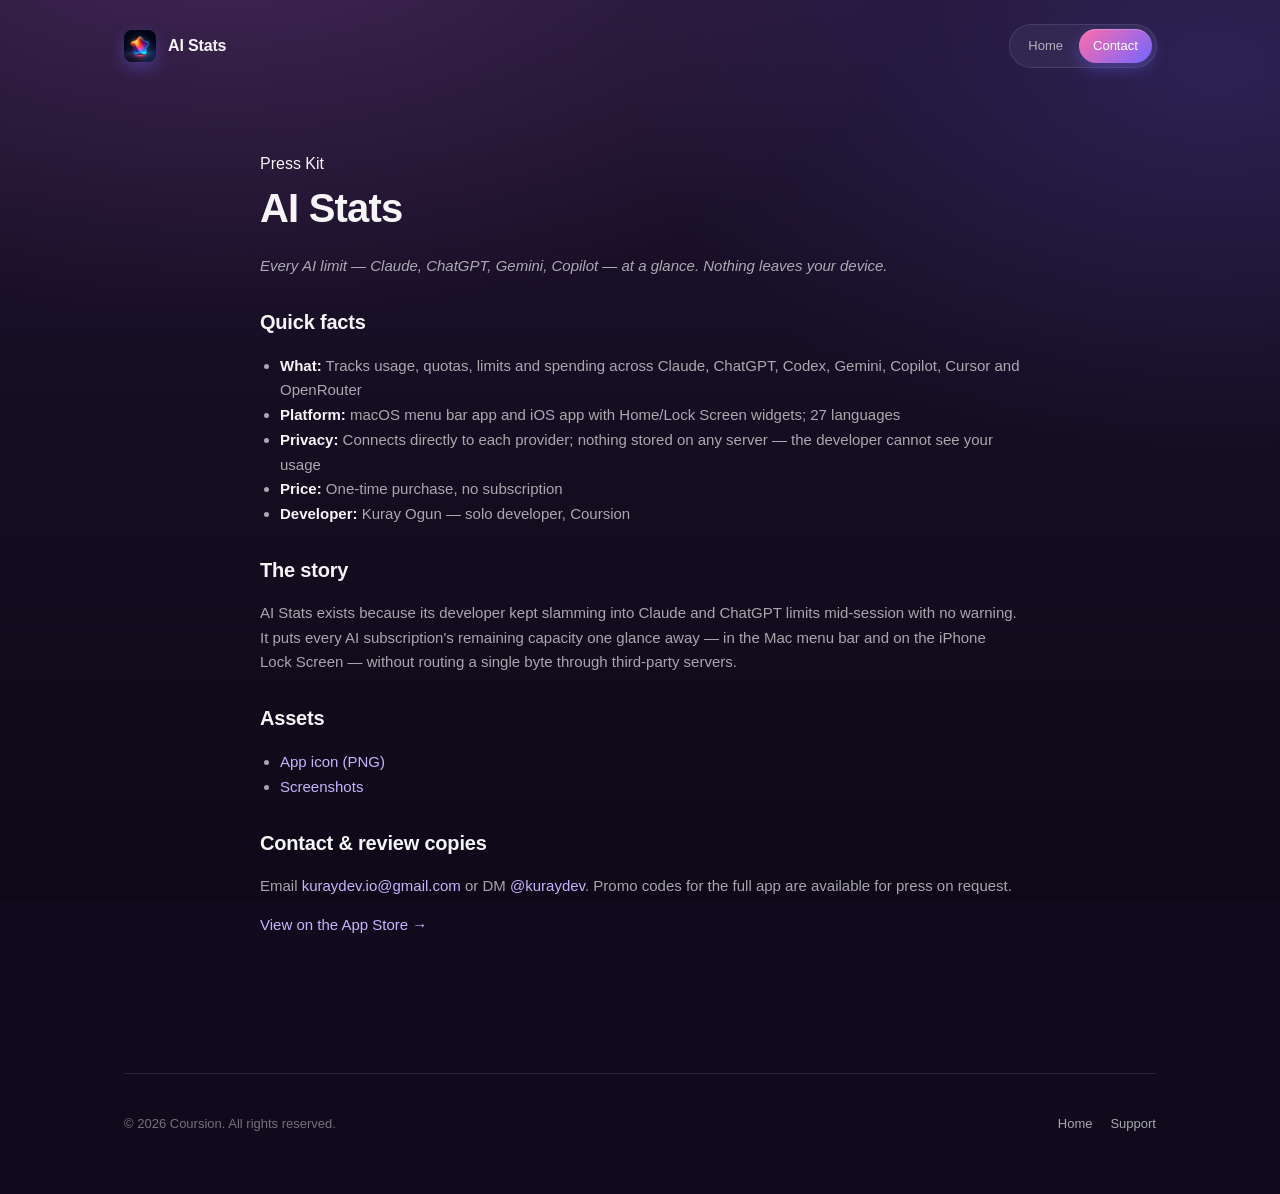
<file: press.html>
<!doctype html>
<html lang="en">
<head>
  <meta charset="utf-8" />
  <meta name="viewport" content="width=device-width, initial-scale=1" />
  <title>Press Kit — AI Stats</title>
  <meta name="description" content="Press kit for AI Stats: Every AI limit — Claude, ChatGPT, Gemini, Copilot — at a glance. Nothing leaves your device." />
  <link rel="icon" type="image/png" href="icon.png" />
  <link rel="stylesheet" href="styles.css" />
  <meta name="theme-color" content="#0E1224" />
</head>
<body>
  <div class="container">
    <nav class="nav">
      <a class="nav-brand" href="index.html" style="color:inherit;">
        <img class="brand-icon" src="icon.png" alt="" />
        <span>AI Stats</span>
      </a>
      <div class="nav-links">
        <a href="index.html">Home</a>
        <a href="mailto:kuraydev.io@gmail.com" class="nav-cta">Contact</a>
      </div>
    </nav>

    <main class="prose-page">
      <article class="prose">
      <div class="section-label">Press Kit</div>
      <h1>AI Stats</h1>
      <p><em>Every AI limit — Claude, ChatGPT, Gemini, Copilot — at a glance. Nothing leaves your device.</em></p>

      <h2>Quick facts</h2>
      <ul>
        <li><strong>What:</strong> Tracks usage, quotas, limits and spending across Claude, ChatGPT, Codex, Gemini, Copilot, Cursor and OpenRouter</li>
        <li><strong>Platform:</strong> macOS menu bar app and iOS app with Home/Lock Screen widgets; 27 languages</li>
        <li><strong>Privacy:</strong> Connects directly to each provider; nothing stored on any server — the developer cannot see your usage</li>
        <li><strong>Price:</strong> One-time purchase, no subscription</li>
        <li><strong>Developer:</strong> Kuray Ogun — solo developer, Coursion</li>
      </ul>

      <h2>The story</h2>
      <p>AI Stats exists because its developer kept slamming into Claude and ChatGPT limits mid-session with no warning. It puts every AI subscription's remaining capacity one glance away — in the Mac menu bar and on the iPhone Lock Screen — without routing a single byte through third-party servers.</p>

      <h2>Assets</h2>
      <ul>
        <li><a href="icon@2x.png" download>App icon (PNG)</a></li>
        <li><a href="screenshots/" download>Screenshots</a></li>
      </ul>

      <h2>Contact &amp; review copies</h2>
      <p>
        Email <a href="mailto:kuraydev.io@gmail.com">kuraydev.io@gmail.com</a> or DM
        <a href="https://x.com/kuraydev" target="_blank" rel="noopener">@kuraydev</a>.
        Promo codes for the full app are available for press on request.
      </p>
      <p><a href="https://apps.apple.com/app/id6762005507">View on the App Store →</a></p>
    </article>

    </main>

    <footer>
      <div class="footer-row">
        <div>© <span id="year">2026</span> Coursion. All rights reserved.</div>
        <div class="footer-links">
          <a href="index.html">Home</a>
          <a href="mailto:kuraydev.io@gmail.com">Support</a>
        </div>
      </div>
    </footer>
  </div>

  <script>
    document.getElementById('year').textContent = new Date().getFullYear();
  </script>
</body>
</html>
</file>
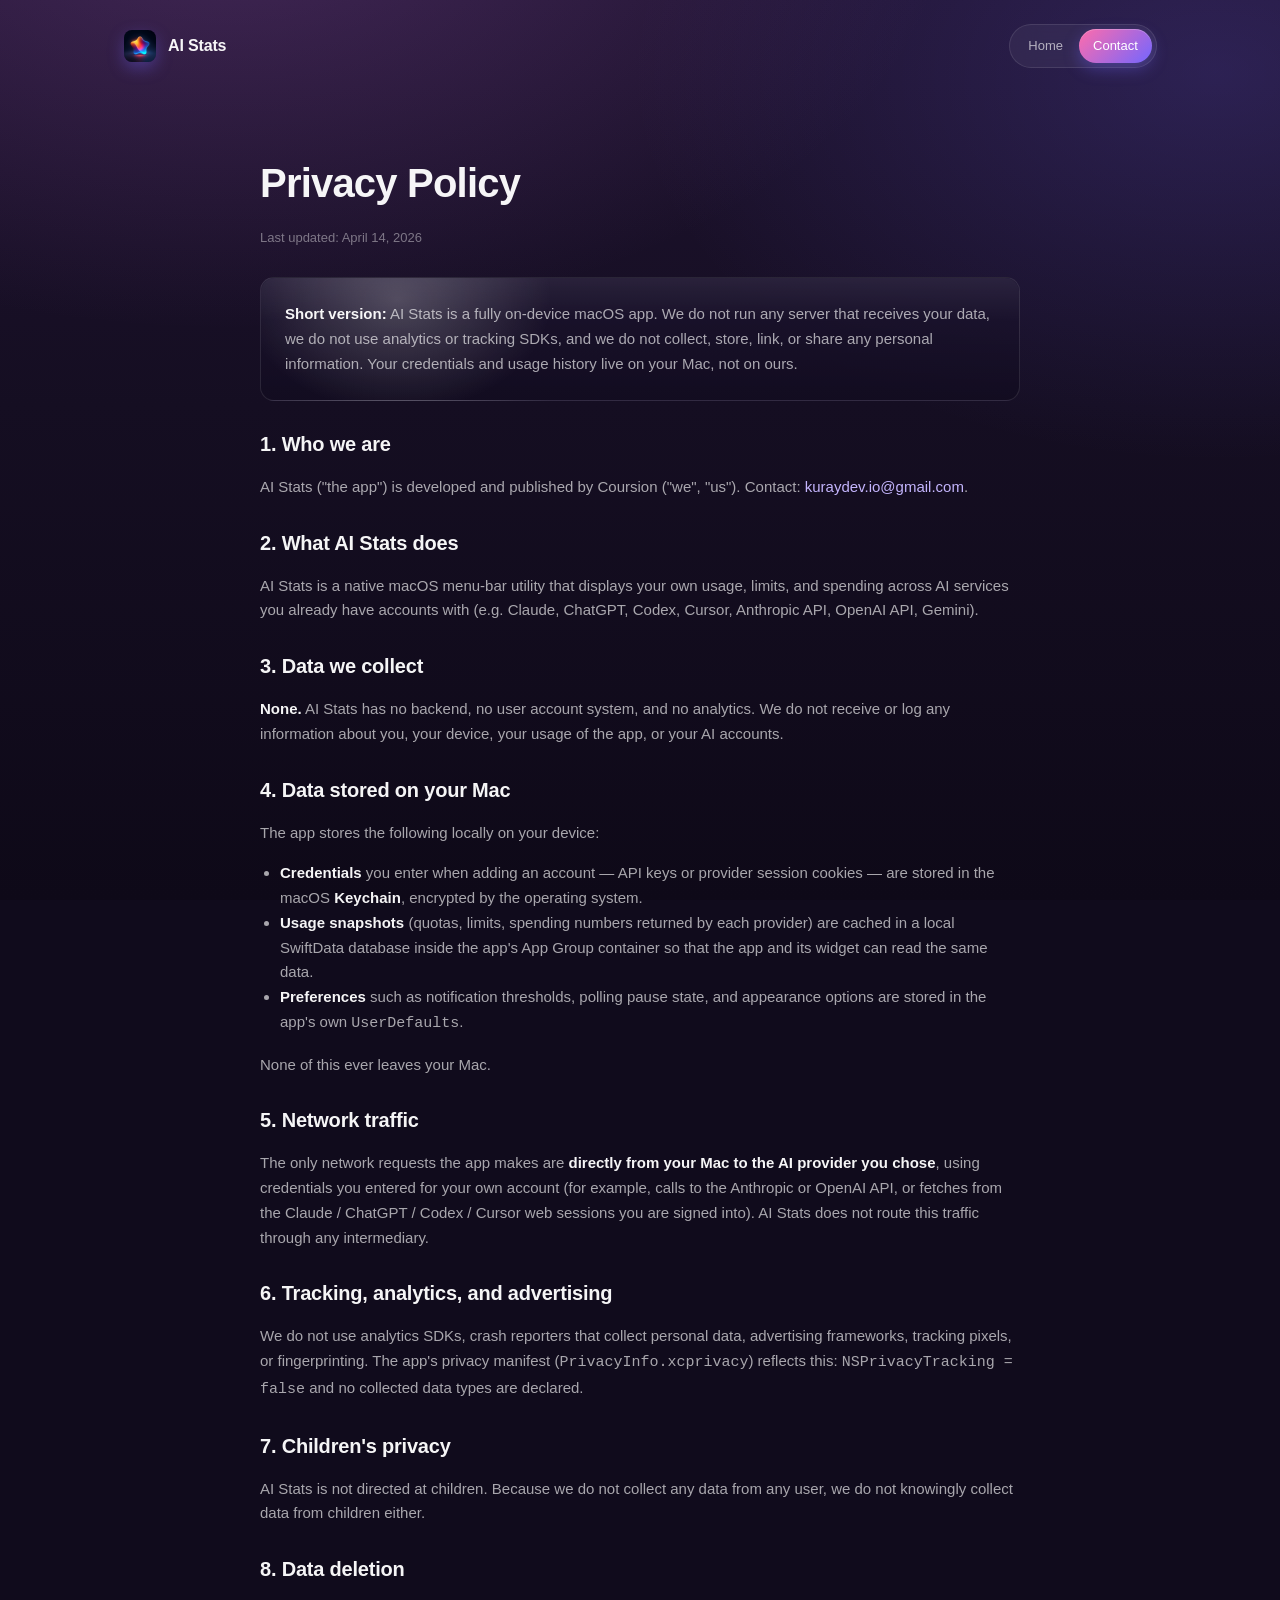
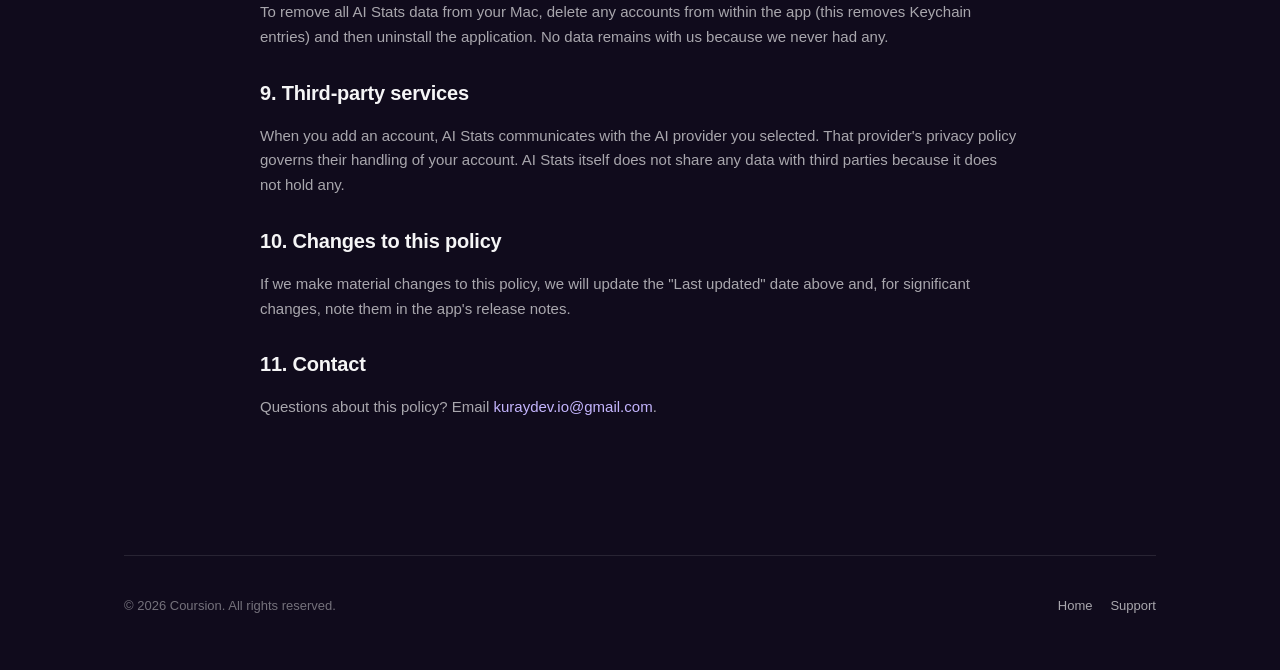
<file: privacy.html>
<!DOCTYPE html>
<html lang="en">
<head>
  <meta charset="UTF-8" />
  <meta name="viewport" content="width=device-width, initial-scale=1.0" />
  <title>Privacy Policy — AI Stats</title>
  <meta name="description" content="AI Stats is a 100% on-device macOS app. We don't run a server, don't collect personal data, and don't use analytics or tracking." />
  <meta name="theme-color" content="#100B1C" />
  <link rel="stylesheet" href="styles.css" />
  <link rel="icon" type="image/png" sizes="64x64" href="favicon.png" />
  <link rel="apple-touch-icon" href="icon.png" />
  <script defer src="https://polaris-backend-489776622782.europe-west1.run.app/api/v1/analytics/t.js" data-site="aistats.coursion.studio"></script>
</head>
<body>
  <div class="container">
    <nav class="nav">
      <a class="nav-brand" href="index.html" style="color:inherit;">
        <img class="brand-icon" src="icon.png" alt="" />
        <span>AI Stats</span>
      </a>
      <div class="nav-links">
        <a href="index.html">Home</a>
        <a href="mailto:kuraydev.io@gmail.com" class="nav-cta">Contact</a>
      </div>
    </nav>

    <main class="prose-page">
      <article class="prose">
        <h1>Privacy Policy</h1>
        <p class="updated">Last updated: <time datetime="2026-04-14">April 14, 2026</time></p>

        <div class="card">
          <p><strong>Short version:</strong> AI Stats is a fully on-device macOS app. We do not run any server that receives your data, we do not use analytics or tracking SDKs, and we do not collect, store, link, or share any personal information. Your credentials and usage history live on your Mac, not on ours.</p>
        </div>

        <h2>1. Who we are</h2>
        <p>AI Stats ("the app") is developed and published by Coursion ("we", "us"). Contact: <a href="mailto:kuraydev.io@gmail.com">kuraydev.io@gmail.com</a>.</p>

        <h2>2. What AI Stats does</h2>
        <p>AI Stats is a native macOS menu-bar utility that displays your own usage, limits, and spending across AI services you already have accounts with (e.g. Claude, ChatGPT, Codex, Cursor, Anthropic API, OpenAI API, Gemini).</p>

        <h2>3. Data we collect</h2>
        <p><strong>None.</strong> AI Stats has no backend, no user account system, and no analytics. We do not receive or log any information about you, your device, your usage of the app, or your AI accounts.</p>

        <h2>4. Data stored on your Mac</h2>
        <p>The app stores the following locally on your device:</p>
        <ul>
          <li><strong>Credentials</strong> you enter when adding an account — API keys or provider session cookies — are stored in the macOS <strong>Keychain</strong>, encrypted by the operating system.</li>
          <li><strong>Usage snapshots</strong> (quotas, limits, spending numbers returned by each provider) are cached in a local SwiftData database inside the app's App Group container so that the app and its widget can read the same data.</li>
          <li><strong>Preferences</strong> such as notification thresholds, polling pause state, and appearance options are stored in the app's own <code>UserDefaults</code>.</li>
        </ul>
        <p>None of this ever leaves your Mac.</p>

        <h2>5. Network traffic</h2>
        <p>The only network requests the app makes are <strong>directly from your Mac to the AI provider you chose</strong>, using credentials you entered for your own account (for example, calls to the Anthropic or OpenAI API, or fetches from the Claude / ChatGPT / Codex / Cursor web sessions you are signed into). AI Stats does not route this traffic through any intermediary.</p>

        <h2>6. Tracking, analytics, and advertising</h2>
        <p>We do not use analytics SDKs, crash reporters that collect personal data, advertising frameworks, tracking pixels, or fingerprinting. The app's privacy manifest (<code>PrivacyInfo.xcprivacy</code>) reflects this: <code>NSPrivacyTracking = false</code> and no collected data types are declared.</p>

        <h2>7. Children's privacy</h2>
        <p>AI Stats is not directed at children. Because we do not collect any data from any user, we do not knowingly collect data from children either.</p>

        <h2>8. Data deletion</h2>
        <p>To remove all AI Stats data from your Mac, delete any accounts from within the app (this removes Keychain entries) and then uninstall the application. No data remains with us because we never had any.</p>

        <h2>9. Third-party services</h2>
        <p>When you add an account, AI Stats communicates with the AI provider you selected. That provider's privacy policy governs their handling of your account. AI Stats itself does not share any data with third parties because it does not hold any.</p>

        <h2>10. Changes to this policy</h2>
        <p>If we make material changes to this policy, we will update the "Last updated" date above and, for significant changes, note them in the app's release notes.</p>

        <h2>11. Contact</h2>
        <p>Questions about this policy? Email <a href="mailto:kuraydev.io@gmail.com">kuraydev.io@gmail.com</a>.</p>
      </article>
    </main>

    <footer>
      <div class="footer-row">
        <div>© <span id="year">2026</span> Coursion. All rights reserved.</div>
        <div class="footer-links">
          <a href="index.html">Home</a>
          <a href="mailto:kuraydev.io@gmail.com">Support</a>
        </div>
      </div>
    </footer>
  </div>

  <script>
    document.getElementById('year').textContent = new Date().getFullYear();
  </script>
</body>
</html>
</file>
<file: styles.css>
/* AI Stats — website theme. Mirrors AppTheme.swift / DESIGN-SYSTEM.md. */

:root {
  --bg-base: #100B1C;
  --bg-1: #1F1330;
  --bg-2: #150E22;
  --bg-3: #0E0918;
  --accent-1: #FF6CAB;
  --accent-2: #7366FF;
  --text-primary: rgba(255, 255, 255, 0.96);
  --text-secondary: rgba(255, 255, 255, 0.64);
  --text-muted: rgba(255, 255, 255, 0.42);
  --card-bg: rgba(255, 255, 255, 0.05);
  --card-bg-strong: rgba(255, 255, 255, 0.08);
  --card-border: rgba(255, 255, 255, 0.10);
  --card-border-strong: rgba(255, 255, 255, 0.18);
  --radius-lg: 20px;
  --radius-md: 14px;
  --radius-sm: 10px;
}

* { box-sizing: border-box; }

html {
  scroll-behavior: smooth;
  scroll-padding-top: 24px;
}

html, body {
  margin: 0;
  padding: 0;
  background: var(--bg-base);
  color: var(--text-primary);
  font-family: -apple-system, BlinkMacSystemFont, "SF Pro Display", "SF Pro Text", "Helvetica Neue", Arial, sans-serif;
  font-size: 16px;
  line-height: 1.55;
  -webkit-font-smoothing: antialiased;
  -moz-osx-font-smoothing: grayscale;
  text-rendering: optimizeLegibility;
}

body {
  min-height: 100vh;
  position: relative;
  overflow-x: hidden;
  background:
    radial-gradient(1200px 700px at 18% -10%, rgba(155, 89, 182, 0.28), transparent 60%),
    radial-gradient(900px 600px at 95% 8%, rgba(115, 102, 255, 0.18), transparent 65%),
    linear-gradient(180deg, var(--bg-1) 0%, var(--bg-2) 45%, var(--bg-3) 100%),
    var(--bg-base);
  background-attachment: fixed;
}

a { color: #C4B5FD; text-decoration: none; }
a:hover { color: #E9D5FF; }

/* ------------------------------------------------------------------ layout */

.container {
  max-width: 1080px;
  margin: 0 auto;
  padding: 0 24px;
}

.nav {
  display: flex;
  align-items: center;
  justify-content: space-between;
  padding: 24px 0 12px;
}

.nav-brand {
  display: flex;
  align-items: center;
  gap: 12px;
  font-weight: 600;
  font-size: 16px;
  letter-spacing: -0.01em;
}

.nav-links {
  display: inline-flex;
  align-items: center;
  gap: 2px;
  padding: 4px;
  background: var(--card-bg);
  border: 1px solid var(--card-border);
  border-radius: 999px;
  backdrop-filter: blur(14px);
  -webkit-backdrop-filter: blur(14px);
  font-size: 13px;
  font-weight: 500;
}
.nav-links a {
  color: var(--text-secondary);
  padding: 7px 14px;
  border-radius: 999px;
  transition: color 160ms ease, background 160ms ease, box-shadow 160ms ease;
}
.nav-links a:hover {
  color: var(--text-primary);
  background: rgba(255, 255, 255, 0.06);
}
.nav-links .nav-cta {
  color: white;
  background: linear-gradient(135deg, var(--accent-1), var(--accent-2));
  box-shadow: 0 6px 16px rgba(115, 102, 255, 0.35), inset 0 1px 0 rgba(255,255,255,0.22);
}
.nav-links .nav-cta:hover {
  color: white;
  background: linear-gradient(135deg, var(--accent-1), var(--accent-2));
  box-shadow: 0 10px 22px rgba(115, 102, 255, 0.45), inset 0 1px 0 rgba(255,255,255,0.28);
}

/* ------------------------------------------------------------------ icons */

.brand-icon {
  width: 32px;
  height: 32px;
  border-radius: 8px;
  box-shadow: 0 6px 16px rgba(115, 102, 255, 0.35);
  object-fit: cover;
  display: block;
}

.hero-app-icon {
  width: 140px;
  height: 140px;
  display: block;
  margin: 0 auto 20px;
  filter: drop-shadow(0 24px 60px rgba(115, 102, 255, 0.45)) drop-shadow(0 6px 18px rgba(0,0,0,0.4));
  object-fit: contain;
}

.feature-icon {
  width: 48px;
  height: 48px;
  border-radius: 14px;
  display: inline-flex;
  align-items: center;
  justify-content: center;
  position: relative;
  color: white;
  box-shadow: 0 10px 22px rgba(0,0,0,0.35);
}
.feature-icon svg {
  width: 28px;
  height: 28px;
  position: relative;
  z-index: 1;
  color: white;
  filter: drop-shadow(0 1px 0 rgba(0,0,0,0.22));
}

.provider-row {
  display: flex;
  gap: 8px;
  flex-wrap: wrap;
}
.provider-row img {
  width: 36px;
  height: 36px;
  border-radius: 9px;
  object-fit: cover;
  box-shadow: 0 4px 10px rgba(0,0,0,0.28);
  border: 1px solid rgba(255,255,255,0.08);
}
.feature-icon::before {
  content: "";
  position: absolute;
  inset: 0;
  border-radius: inherit;
  background: linear-gradient(180deg, rgba(255,255,255,0.25), rgba(255,255,255,0) 55%);
  mix-blend-mode: plus-lighter;
  pointer-events: none;
}
.feature-icon::after {
  content: "";
  position: absolute;
  inset: 0;
  border-radius: inherit;
  border: 1px solid rgba(255,255,255,0.22);
  pointer-events: none;
}

.g-pink-purple  { background: linear-gradient(135deg, #FF6CAB, #7366FF); }
.g-amber-orange { background: linear-gradient(135deg, #FBBF24, #F97316); }
.g-mint-emerald { background: linear-gradient(135deg, #34D399, #059669); }
.g-sky-blue     { background: linear-gradient(135deg, #60A5FA, #2563EB); }
.g-pink-magenta { background: linear-gradient(135deg, #F472B6, #DB2777); }
.g-lilac-indigo { background: linear-gradient(135deg, #A78BFA, #6366F1); }

/* ------------------------------------------------------------------ hero */

.hero {
  padding: 72px 0 48px;
  display: grid;
  grid-template-columns: minmax(0, 1.05fr) minmax(0, 1fr);
  align-items: center;
  gap: 48px;
}
.hero-copy { text-align: left; }
.hero-copy p { margin: 0 0 28px; max-width: 540px; }
.hero-copy .hero-app-icon { margin: 0 0 20px; }
.hero-copy .cta-row { justify-content: flex-start; }
.hero-copy .hero-meta { text-align: left; }

.hero-visual {
  position: relative;
  min-width: 0;
}
.hero-shot {
  display: block;
  /* Render at the image's native pixel size — never upscale. Small
   * screens still shrink it via the max-width: 100% fallback. */
  width: auto;
  height: auto;
  max-width: 100%;
  margin: 0 auto;
  filter:
    drop-shadow(0 30px 70px rgba(115, 102, 255, 0.35))
    drop-shadow(0 10px 24px rgba(0, 0, 0, 0.55));
}
.hero-shot-placeholder {
  aspect-ratio: 3 / 4;
  max-width: 420px;
  margin: 0 auto;
  border-radius: var(--radius-lg);
  background:
    radial-gradient(400px 240px at 30% 15%, rgba(155,89,182,0.35), transparent 70%),
    radial-gradient(380px 220px at 85% 20%, rgba(115,102,255,0.25), transparent 70%),
    linear-gradient(180deg, #1A1230, #0E0918);
  border: 1px solid var(--card-border);
  display: grid;
  place-items: center;
  padding: 24px;
  text-align: center;
  color: var(--text-muted);
  font-size: 13px;
}

@media (max-width: 900px) {
  .hero {
    grid-template-columns: 1fr;
    gap: 32px;
    text-align: center;
  }
  .hero-copy { text-align: center; }
  .hero-copy .hero-app-icon { margin: 0 auto 20px; }
  .hero-copy .cta-row { justify-content: center; }
  .hero-visual { order: 2; }
}

.hero-eyebrow {
  display: inline-flex;
  align-items: center;
  gap: 8px;
  padding: 6px 12px;
  background: var(--card-bg);
  border: 1px solid var(--card-border);
  border-radius: 999px;
  font-size: 12px;
  letter-spacing: 0.02em;
  color: var(--text-secondary);
  backdrop-filter: blur(10px);
  -webkit-backdrop-filter: blur(10px);
}
.hero-eyebrow .dot {
  width: 6px;
  height: 6px;
  border-radius: 50%;
  background: #34D399;
  box-shadow: 0 0 10px #34D399;
}

.hero h1 {
  font-size: clamp(40px, 6vw, 68px);
  line-height: 1.05;
  font-weight: 700;
  letter-spacing: -0.025em;
  margin: 20px 0 14px;
}
.hero h1 .grad {
  background: linear-gradient(135deg, var(--accent-1), var(--accent-2));
  -webkit-background-clip: text;
  background-clip: text;
  color: transparent;
}

.hero p {
  font-size: 18px;
  color: var(--text-secondary);
  max-width: 640px;
  margin: 0 auto 28px;
}

.cta-row {
  display: inline-flex;
  gap: 12px;
  flex-wrap: wrap;
  justify-content: center;
}

.btn {
  display: inline-flex;
  align-items: center;
  gap: 8px;
  padding: 12px 22px;
  border-radius: 12px;
  font-weight: 600;
  font-size: 14px;
  letter-spacing: 0.01em;
  border: 1px solid transparent;
  cursor: pointer;
  transition: transform 120ms ease, box-shadow 120ms ease, background 120ms ease;
  text-decoration: none;
}

.btn-primary {
  color: white;
  background: linear-gradient(135deg, var(--accent-1), var(--accent-2));
  box-shadow: 0 10px 28px rgba(115, 102, 255, 0.35), inset 0 1px 0 rgba(255,255,255,0.25);
  position: relative;
}
.btn-primary:hover { transform: translateY(-1px); box-shadow: 0 14px 34px rgba(115,102,255,0.45), inset 0 1px 0 rgba(255,255,255,0.3); }

.btn-ghost {
  color: var(--text-primary);
  background: var(--card-bg);
  border-color: var(--card-border);
  backdrop-filter: blur(10px);
  -webkit-backdrop-filter: blur(10px);
}
.btn-ghost:hover { background: var(--card-bg-strong); border-color: var(--card-border-strong); }

.hero-meta {
  margin-top: 16px;
  font-size: 12px;
  color: var(--text-muted);
}

/* ------------------------------------------------------------------ preview card */

.preview {
  margin: 48px auto 72px;
  max-width: 880px;
  border-radius: var(--radius-lg);
  padding: 18px;
  background: var(--card-bg);
  border: 1px solid var(--card-border);
  backdrop-filter: blur(14px);
  -webkit-backdrop-filter: blur(14px);
  box-shadow: 0 30px 80px rgba(0,0,0,0.45), inset 0 1px 0 rgba(255,255,255,0.08);
  position: relative;
  overflow: hidden;
}
.preview::before {
  content: "";
  position: absolute;
  inset: 0;
  border-radius: inherit;
  background: linear-gradient(180deg, rgba(255,255,255,0.10), rgba(255,255,255,0) 30%);
  pointer-events: none;
}
.preview-placeholder,
.media-placeholder {
  aspect-ratio: 16 / 9;
  border-radius: var(--radius-md);
  background:
    radial-gradient(400px 240px at 20% 10%, rgba(155,89,182,0.35), transparent 70%),
    radial-gradient(380px 220px at 85% 20%, rgba(115,102,255,0.25), transparent 70%),
    linear-gradient(180deg, #1A1230, #0E0918);
  border: 1px solid var(--card-border);
  display: grid;
  place-items: center;
  color: var(--text-muted);
  font-size: 13px;
  text-align: center;
  padding: 20px;
}
.preview-img {
  display: block;
  width: 100%;
  height: auto;
  border-radius: var(--radius-md);
  border: 1px solid var(--card-border);
  box-shadow: 0 20px 50px rgba(0,0,0,0.45);
}

/* ------------------------------------------------------------------ showcase */

.showcase { padding-top: 32px; }

.showcase-row {
  display: grid;
  grid-template-columns: 1fr 1.25fr;
  gap: 48px;
  align-items: center;
  margin-top: 48px;
}
.showcase-row.reverse { grid-template-columns: 1.25fr 1fr; }
.showcase-row.reverse .showcase-text  { order: 2; }
.showcase-row.reverse .showcase-media { order: 1; }

.showcase-kicker {
  text-transform: uppercase;
  letter-spacing: 0.14em;
  font-size: 11px;
  font-weight: 600;
  color: var(--accent-1);
  margin-bottom: 10px;
}
.showcase-text h3 {
  font-size: clamp(22px, 2.4vw, 28px);
  letter-spacing: -0.015em;
  margin: 0 0 10px;
  font-weight: 700;
}
.showcase-text p {
  color: var(--text-secondary);
  font-size: 15px;
  margin: 0;
  max-width: 520px;
}

/* No framing card — the screenshot sits directly on the page background
 * with just a soft drop-shadow. The earlier card treatment made every
 * image look like it was in a black bezel. */
.showcase-media {
  position: relative;
}
.showcase-media img {
  display: block;
  width: 100%;
  height: auto;
  border-radius: var(--radius-md);
  box-shadow: 0 24px 60px rgba(0, 0, 0, 0.45);
  /* Hint the browser to prefer crisp downscaling. */
  image-rendering: -webkit-optimize-contrast;
  transition: transform 220ms cubic-bezier(0.22, 1, 0.36, 1);
}
.showcase-media img:hover {
  transform: scale(1.015);
}
.showcase-media img:active {
  transform: scale(0.97);
  transition-duration: 80ms;
}
.showcase-media .media-placeholder {
  margin: 0;
}

@media (max-width: 760px) {
  .showcase-row,
  .showcase-row.reverse {
    grid-template-columns: 1fr;
    gap: 24px;
  }
  .showcase-row.reverse .showcase-text { order: 1; }
  .showcase-row.reverse .showcase-media { order: 2; }
}

/* Full-width "hero" showcase block — copy stacked above a wide screenshot. */
.showcase-hero {
  margin: 48px 0;
  text-align: left;
}
.showcase-hero h3 {
  font-size: clamp(22px, 2.6vw, 30px);
  letter-spacing: -0.015em;
  margin: 0 0 10px;
  font-weight: 700;
}
.showcase-hero p {
  color: var(--text-secondary);
  font-size: 15px;
  margin: 0 0 24px;
  max-width: 640px;
}
.showcase-media.wide img {
  border-radius: var(--radius-lg);
}

/* Generic block with copy then a grid/trio underneath. */
.showcase-block {
  margin: 72px 0 48px;
}
.showcase-block h3 {
  font-size: clamp(22px, 2.4vw, 28px);
  letter-spacing: -0.015em;
  margin: 0 0 10px;
  font-weight: 700;
}
.showcase-block p {
  color: var(--text-secondary);
  font-size: 15px;
  margin: 0 0 22px;
  max-width: 620px;
}


/* Widget trio — small / medium / large arranged in a single row,
 * rendered near their native pixel sizes so the hierarchy reads. */
.widget-trio {
  display: flex;
  align-items: center;
  justify-content: center;
  gap: 24px;
  flex-wrap: wrap;
  padding: 32px;
  border-radius: var(--radius-lg);
  background:
    radial-gradient(500px 280px at 50% 0%, rgba(52, 211, 153, 0.14), transparent 70%),
    linear-gradient(180deg, rgba(30, 22, 50, 0.7), rgba(18, 12, 32, 0.85));
  border: 1px solid var(--card-border);
}
.widget-trio .widget {
  display: block;
  height: auto;
  border-radius: 18px;
  box-shadow: 0 18px 44px rgba(0,0,0,0.5);
}
/* Render near 1x of the captured pixel sizes (166 / 346 / 346). */
.widget-trio .widget.small  { width: 166px; }
.widget-trio .widget.medium { width: 346px; }
.widget-trio .widget.large  { width: 346px; }
@media (max-width: 520px) {
  .widget-trio { padding: 20px; gap: 14px; }
  .widget-trio .widget.small  { width: 140px; }
  .widget-trio .widget.medium { width: 100%; }
  .widget-trio .widget.large  { width: 100%; }
}

/* ------------------------------------------------------------------ sections */

section {
  padding: 56px 0;
}

.section-eyebrow {
  text-transform: uppercase;
  letter-spacing: 0.14em;
  font-size: 11px;
  font-weight: 600;
  color: var(--text-muted);
  margin-bottom: 10px;
}

h2 {
  font-size: clamp(28px, 3.4vw, 36px);
  letter-spacing: -0.02em;
  margin: 0 0 14px;
  font-weight: 700;
}

h2 + .section-lead {
  color: var(--text-secondary);
  max-width: 620px;
  margin: 0 0 32px;
  font-size: 16px;
}

/* ------------------------------------------------------------------ feature grid */

.features {
  display: grid;
  grid-template-columns: repeat(auto-fit, minmax(260px, 1fr));
  gap: 14px;
}

.card {
  /* Dark base with a soft aurora glow in the top-left where the icon
   * sits — concentrated, blurred highlight rather than a flat tint.
   * No backdrop-filter: animating transform on a blurred element
   * recomputes the blur region every frame — the single biggest cause
   * of jank during the feature reveal wave. */
  --accent-r: 255;
  --accent-g: 255;
  --accent-b: 255;
  background:
    radial-gradient(220px 160px at 18% 18%, rgba(var(--accent-r), var(--accent-g), var(--accent-b), 0.22), transparent 70%),
    linear-gradient(180deg, rgba(30, 22, 50, 0.7), rgba(18, 12, 32, 0.85));
  border: 1px solid var(--card-border);
  border-radius: var(--radius-md);
  padding: 22px;
  position: relative;
  overflow: hidden;
}
.card:hover {
  background:
    radial-gradient(260px 200px at 18% 18%, rgba(var(--accent-r), var(--accent-g), var(--accent-b), 0.38), transparent 72%),
    linear-gradient(180deg, rgba(36, 26, 60, 0.75), rgba(22, 14, 36, 0.88));
  border-color: rgba(var(--accent-r), var(--accent-g), var(--accent-b), 0.45);
  box-shadow: 0 18px 44px rgba(var(--accent-r), var(--accent-g), var(--accent-b), 0.22);
}

/* Per-card accent tint — matches the feature-icon gradient so each card
 * reads as its own "mood" in both default and hover states. */
.card:has(.g-sky-blue)     { --accent-r:  96; --accent-g: 165; --accent-b: 250; }
.card:has(.g-pink-purple)  { --accent-r: 255; --accent-g: 108; --accent-b: 171; }
.card:has(.g-mint-emerald) { --accent-r:  52; --accent-g: 211; --accent-b: 153; }
.card:has(.g-amber-orange) { --accent-r: 251; --accent-g: 191; --accent-b:  36; }
.card:has(.g-pink-magenta) { --accent-r: 244; --accent-g: 114; --accent-b: 182; }
.card:has(.g-lilac-indigo) { --accent-r: 167; --accent-g: 139; --accent-b: 250; }
.card.card-providers       { --accent-r: 115; --accent-g: 102; --accent-b: 255; }
.card::before {
  content: "";
  position: absolute;
  inset: 0;
  border-radius: inherit;
  background: linear-gradient(180deg, rgba(255,255,255,0.06), rgba(255,255,255,0) 35%);
  pointer-events: none;
}

.card h3 {
  margin: 14px 0 6px;
  font-size: 16px;
  font-weight: 600;
  letter-spacing: -0.01em;
}
.card p {
  margin: 0;
  color: var(--text-secondary);
  font-size: 14px;
  line-height: 1.55;
}

/* ------------------------------------------------------------------ privacy callout */

.privacy-callout {
  background:
    radial-gradient(600px 220px at 10% 0%, rgba(52, 211, 153, 0.18), transparent 60%),
    var(--card-bg);
  border: 1px solid var(--card-border);
  border-radius: var(--radius-lg);
  padding: 32px;
  display: grid;
  grid-template-columns: 1fr auto;
  gap: 20px;
  align-items: center;
  backdrop-filter: blur(14px);
  -webkit-backdrop-filter: blur(14px);
}
.privacy-callout h2 { margin: 0 0 6px; }
.privacy-callout p  { margin: 0; color: var(--text-secondary); max-width: 560px; }

@media (max-width: 640px) {
  .privacy-callout { grid-template-columns: 1fr; }
}

/* ------------------------------------------------------------------ footer */

footer {
  padding: 40px 0 60px;
  color: var(--text-muted);
  font-size: 13px;
  border-top: 1px solid var(--card-border);
  margin-top: 40px;
}
.footer-row {
  display: flex;
  justify-content: space-between;
  gap: 20px;
  flex-wrap: wrap;
}
.footer-links { display: flex; gap: 18px; }
.footer-links a { color: var(--text-secondary); }

/* ------------------------------------------------------------------ legal/prose page */

.prose-page {
  padding: 72px 0 80px;
}
.prose {
  max-width: 760px;
  margin: 0 auto;
}
.prose h1 {
  font-size: 40px;
  font-weight: 700;
  letter-spacing: -0.02em;
  margin: 0 0 10px;
}
.prose .updated {
  color: var(--text-muted);
  font-size: 13px;
  margin-bottom: 28px;
}
.prose h2 {
  font-size: 20px;
  margin: 28px 0 10px;
  letter-spacing: -0.01em;
}
.prose p, .prose li {
  color: var(--text-secondary);
  font-size: 15px;
  line-height: 1.65;
}
.prose ul { padding-left: 20px; }
.prose strong { color: var(--text-primary); }
.prose .card { padding: 24px; }

/* ------------------------------------------------------------------ lightbox */

.lightbox {
  position: fixed;
  inset: 0;
  z-index: 1000;
  display: grid;
  place-items: center;
  padding: 32px;
  background: rgba(10, 6, 20, 0.82);
  backdrop-filter: blur(18px);
  -webkit-backdrop-filter: blur(18px);
  opacity: 0;
  pointer-events: none;
  transition: opacity 220ms cubic-bezier(0.22, 1, 0.36, 1);
}
.lightbox.is-open {
  opacity: 1;
  pointer-events: auto;
}
.lightbox img {
  max-width: min(92vw, 1600px);
  max-height: 88vh;
  width: auto;
  height: auto;
  border-radius: 12px;
  box-shadow: 0 40px 120px rgba(0, 0, 0, 0.7);
  cursor: zoom-out;
  /* Spring-in from 85% scale when the lightbox opens. */
  transform: scale(0.85) translateY(20px);
  opacity: 0;
  transition:
    transform 320ms cubic-bezier(0.22, 1, 0.36, 1),
    opacity 220ms cubic-bezier(0.22, 1, 0.36, 1);
}
.lightbox.is-open img {
  transform: scale(1) translateY(0);
  opacity: 1;
}
.lightbox-close {
  position: absolute;
  top: 20px;
  right: 24px;
  width: 38px;
  height: 38px;
  border-radius: 50%;
  background: rgba(255, 255, 255, 0.08);
  border: 1px solid rgba(255, 255, 255, 0.15);
  color: white;
  font-size: 22px;
  line-height: 1;
  cursor: pointer;
  display: grid;
  place-items: center;
  transition: background 150ms ease;
}
.lightbox-close:hover { background: rgba(255, 255, 255, 0.16); }

/* ------------------------------------------------------------------ motion
 * Rules of thumb that keep this snappy:
 * - Animate only `transform` and `opacity` (no box-shadow / background /
 *   border transitions — those invalidate paint every frame).
 * - Keep animating elements on their own compositing layer via
 *   translate3d + will-change *while active*, then clear will-change so
 *   idle cards don't hold GPU layers forever.
 * - Durations stay under ~450ms so the stagger wave resolves fast.
 */

@keyframes hero-float {
  0%, 100% { transform: translate3d(0, 0, 0); }
  50%      { transform: translate3d(0, -6px, 0); }
}

.hero-app-icon {
  animation: hero-float 6s ease-in-out infinite;
  will-change: transform;
}

@keyframes hero-fade-up {
  from { opacity: 0; transform: translate3d(0, 12px, 0); }
  to   { opacity: 1; transform: translate3d(0, 0, 0); }
}

.hero > * {
  animation: hero-fade-up 450ms cubic-bezier(0.22, 1, 0.36, 1) both;
}
.hero > *:nth-child(1) { animation-delay: 0ms; }
.hero > *:nth-child(2) { animation-delay: 50ms; }
.hero > *:nth-child(3) { animation-delay: 100ms; }
.hero > *:nth-child(4) { animation-delay: 150ms; }
.hero > *:nth-child(5) { animation-delay: 200ms; }
.hero > *:nth-child(6) { animation-delay: 250ms; }

.reveal {
  opacity: 0;
  transform: translate3d(0, 16px, 0);
  transition:
    opacity 420ms cubic-bezier(0.22, 1, 0.36, 1),
    transform 420ms cubic-bezier(0.22, 1, 0.36, 1);
}
.reveal.is-visible {
  opacity: 1;
  transform: translate3d(0, 0, 0);
}

/* Features grid fades in as a single block — no per-card transform or
 * stagger. On low-spec machines the per-card wave was visibly janky
 * because each card composites independently alongside the others.
 * A single opacity transition on the container is essentially free on
 * the GPU and still reads as "entering". */
.reveal-stagger {
  opacity: 0;
  transition: opacity 320ms linear;
}
.reveal-stagger.is-visible { opacity: 1; }

/* Isolate card repaints so hovering one doesn't force siblings to
 * recomposite their backdrop-filter blur. */
.card {
  contain: layout paint;
  transition: transform 180ms cubic-bezier(0.22, 1, 0.36, 1);
}
.card:hover {
  transform: translate3d(0, -3px, 0);
}
/* Hover highlight swaps instantly (no transition) — animating
 * background / border-color in parallel with transform is the
 * expensive combo that makes the wave feel laggy. */
.card:hover {
  border-color: var(--card-border-strong);
  background: var(--card-bg-strong);
}

.feature-icon {
  transition: transform 200ms cubic-bezier(0.22, 1, 0.36, 1);
}
.card:hover .feature-icon {
  transform: translate3d(0, -2px, 0) scale(1.04);
}

.btn { transition: transform 120ms ease; }

@media (prefers-reduced-motion: reduce) {
  html { scroll-behavior: auto; }
  .hero-app-icon,
  .hero > *,
  .reveal,
  .reveal-stagger > *,
  .card,
  .feature-icon,
  .btn { animation: none !important; transition: none !important; transform: none !important; opacity: 1 !important; }
}
</file>
